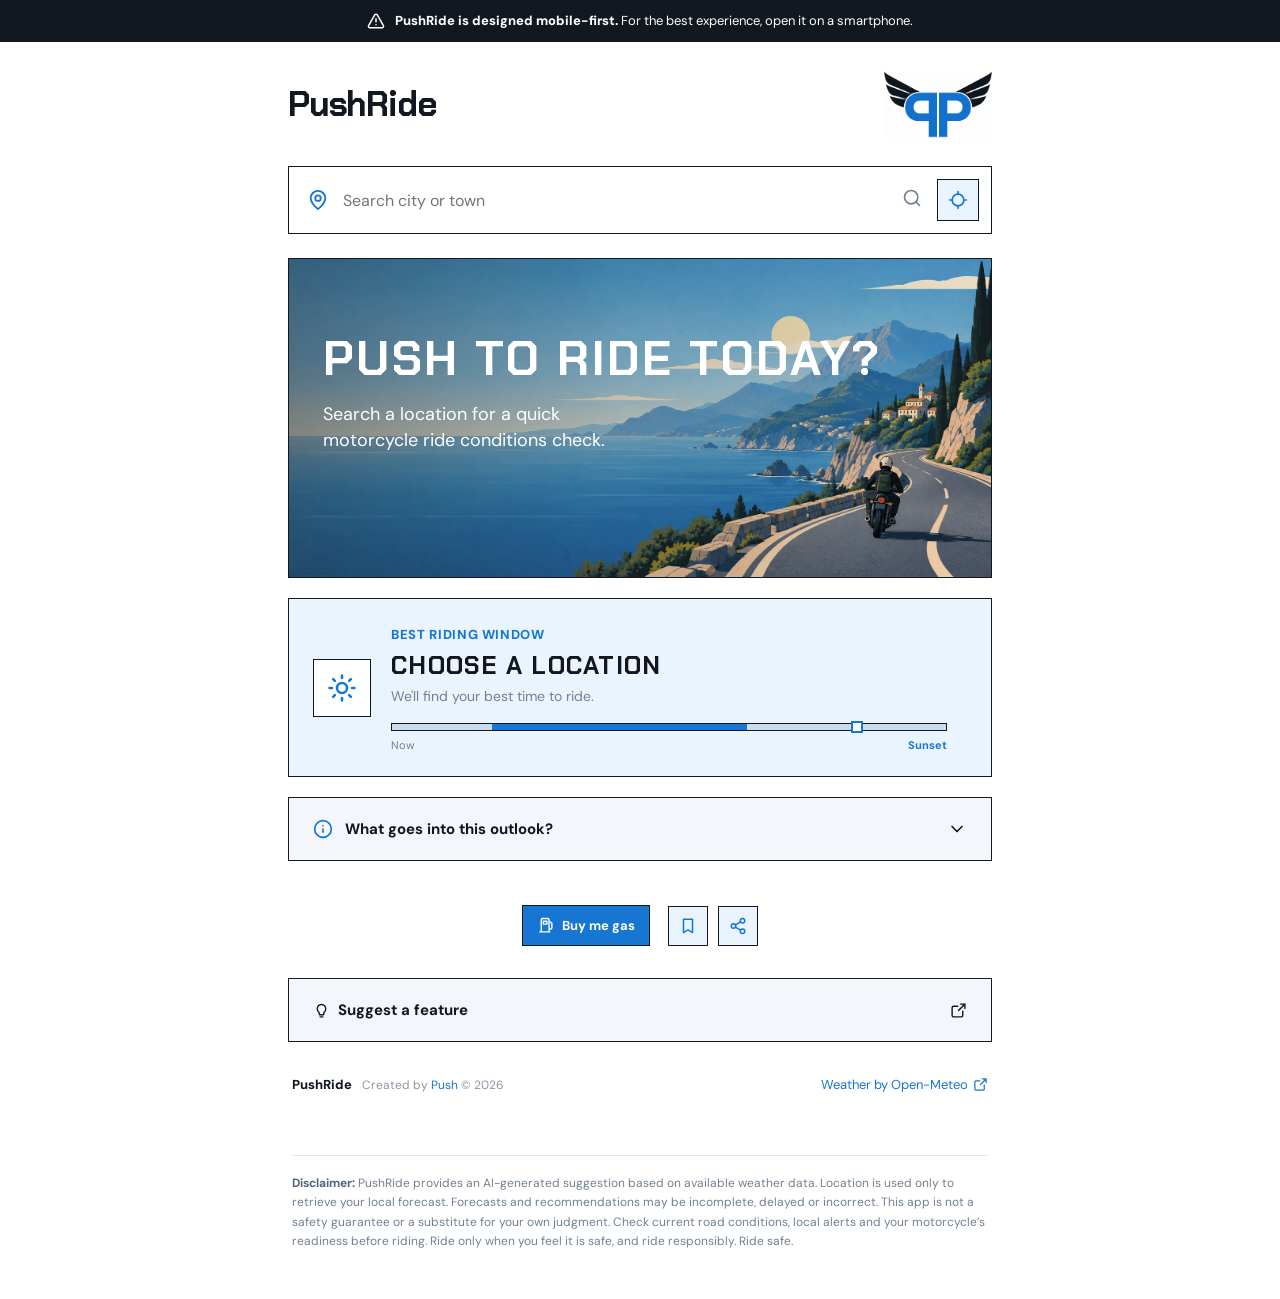
<file: index.html>
<!doctype html>
<html lang="en"><head><meta charset="UTF-8"><meta name="viewport" content="width=device-width,initial-scale=1"><title>PushRide — Your local riding outlook</title><meta name="description" content="Check today's motorcycle riding conditions, rain, wind and the best daylight hours near you."><link rel="icon" type="image/png" href="PushRide_favicon.png"><link rel="apple-touch-icon" href="PushRide_favicon.png"><link rel="stylesheet" href="style.css"></head>
<body><div class="desktop-note"><svg class="icon"><use href="#triangle-alert"></use></svg><span><strong>PushRide is designed mobile-first.</strong> For the best experience, open it on a smartphone.</span></div><main><header><a class="brand" href="./">PushRide</a><img class="logo" src="pushride-logo.png" alt="PushRide winged PP logo"><div id="units" class="units start-hidden" aria-label="Temperature units"><button id="celsius" aria-pressed="true">°C</button><button id="fahrenheit" aria-pressed="false">°F</button></div></header>
<section class="locationbar" aria-label="Choose your location"><svg class="icon location-leading"><use href="#map-pin"></use></svg><form id="searchform"><label class="sr" for="city">City or town</label><input id="city" placeholder="Search city or town" required minlength="2" autocomplete="off"><button id="locationAction" type="submit" aria-label="Search city"><svg class="icon"><use href="#search"></use></svg></button></form><button id="locate" class="locate" aria-label="Use my current location" title="Use my current location"><svg class="icon"><use href="#crosshair"></use></svg></button></section><div id="choices"></div><p id="message" class="start-hidden" role="status" aria-live="polite">Choose your location to see today's riding conditions.</p>
<section class="verdict unknown" id="verdict"><div class="verdicttop start-hidden"><span class="pill" id="badge"><svg class="icon"><use href="#cloud-sun"></use></svg>AWAITING LOCATION</span><span id="stamp" class="start-hidden">—</span></div><h1 id="headline">Push to ride today?</h1><p id="reason">Search a location for a quick<br>motorcycle ride conditions check.</p><div id="verdictfoot" class="verdictfoot start-hidden"><strong id="summary">Rain, wind, temperature and visibility</strong><button id="refresh" hidden aria-label="Refresh forecast" title="Refresh forecast"><svg class="icon"><use href="#refresh"></use></svg></button></div></section>
<section class="window"><span class="windowicon"><svg class="icon"><use href="#sun"></use></svg></span><div><span class="eyebrow">BEST RIDING WINDOW</span><h2 id="windowtitle">Choose a location</h2><p id="windowtext">We'll find your best time to ride.</p><div class="window-track" aria-hidden="true"><span class="window-track-fill"></span><span class="window-track-sun"></span></div><div class="window-track-labels" aria-hidden="true"><span>Now</span><span>Sunset</span></div></div><div class="sunset start-hidden"><span>Sunset</span><strong id="sunset">—</strong></div></section>
<section id="metrics" hidden class="metrics" aria-label="Current conditions"><article><div class="metrichead"><span>TEMPERATURE</span><button id="unitToggle" class="unit-edit" aria-label="Switch temperature units" title="Switch temperature units"><svg class="icon"><use href="#pencil"></use></svg></button></div><h3 id="temp">—<small>°C</small></h3><p id="feels">Feels like —</p></article><article><div class="metrichead"><span>PRECIPITATION</span><svg class="icon"><use href="#droplet"></use></svg></div><h3 id="rain">—<small>%</small></h3><p id="rainhint">Chance this hour</p></article><article><div class="metrichead"><span>WIND SPEED</span><svg class="icon" aria-hidden="true" viewBox="0 0 24 24"><path d="M3 8h10a3 3 0 1 0-3-3M3 12h15a3 3 0 1 1-3 3M3 16h7"/></svg></div><h3 id="wind">—<small>km/h</small></h3><p id="gust">Gusts —</p></article><article><div class="metrichead"><span>VISIBILITY</span><svg class="icon"><use href="#eye"></use></svg></div><h3 id="visibility">—<small>km</small></h3><p id="condition">Waiting for forecast</p></article></section>
<section id="hourly" hidden class="hourly"><div class="sectionhead"><h2>Today’s outlook</h2><span id="timezone">Times are local</span></div><div id="hours" class="hours"><p class="empty">Your hourly riding outlook will appear here.</p></div></section>
<details><summary><span><svg class="icon"><use href="#info"></use></svg>What goes into this outlook?</span><svg class="icon chevron"><use href="#chevron"></use></svg></summary><p>PushRide is a conservative weather guide, not a road-safety guarantee. It weighs rain, temperature, wind, gusts, visibility and daylight to produce a simple riding suggestion.</p><p><strong>Ride</strong> means the forecast meets our preferred conditions: no rain expected, rain chance below 30%, temperature between 8–32°C, wind below 25 km/h, gusts below 40 km/h and visibility of at least 5 km during daylight.</p><p><strong>Don’t ride</strong> flags conditions that can make riding especially hazardous: thunderstorms, snow or freezing precipitation, temperature at or below 3°C, rain of at least 1 mm/h, wind at least 35 km/h, gusts at least 50 km/h or visibility below 1 km.</p><p>Conditions between these ranges show <strong>Caution</strong>. Check current road conditions, local alerts and your motorcycle before heading out. Ride only when you judge it safe.</p></details>
<section class="support" aria-label="Support PushRide"><div class="support-top"><a class="support-button primary" href="https://ko-fi.com/pushk" target="_blank" rel="noreferrer"><svg class="icon"><use href="#fuel"></use></svg>Buy me gas</a><div class="utility"><button id="bookmark" aria-label="Bookmark PushRide" title="Bookmark PushRide"><svg class="icon" viewBox="0 0 24 24"><path d="M6 3h12v18l-6-4-6 4V3Z"></path></svg></button><button id="share" aria-label="Share PushRide" title="Share PushRide"><svg class="icon" viewBox="0 0 24 24"><circle cx="18" cy="5" r="3"></circle><circle cx="6" cy="12" r="3"></circle><circle cx="18" cy="19" r="3"></circle><path d="m8.6 13.5 6.8 4m0-11-6.8 4"></path></svg></button></div></div><a class="support-button feature-link" href="https://forms.gle/wo7kGcgtJH67ziex5" target="_blank" rel="noreferrer"><svg class="icon"><use href="#lightbulb"></use></svg>Suggest a feature<svg class="icon trailing"><use href="#external"></use></svg></a></section><footer><div><span>PushRide</span><span class="footer-credit">Created by <a href="https://pushkarp.com/" target="_blank" rel="noopener noreferrer">Push</a> © 2026</span></div><a href="https://open-meteo.com/" target="_blank" rel="noreferrer">Weather by Open-Meteo <svg class="icon"><use href="#external"></use></svg></a></footer><p class="disclaimer"><strong>Disclaimer:</strong> PushRide provides an AI-generated suggestion based on available weather data. Location is used only to retrieve your local forecast. Forecasts and recommendations may be incomplete, delayed or incorrect. This app is not a safety guarantee or a substitute for your own judgment. Check current road conditions, local alerts and your motorcycle’s readiness before riding. Ride only when you feel it is safe, and ride responsibly. Ride safe.</p></main>
<svg class="sprite" aria-hidden="true"><symbol id="map-pin" viewBox="0 0 24 24"><path d="M20 10c0 5-8 12-8 12S4 15 4 10a8 8 0 1 1 16 0Z"/><circle cx="12" cy="10" r="3"/></symbol><symbol id="search" viewBox="0 0 24 24"><circle cx="11" cy="11" r="8"/><path d="m21 21-4.3-4.3"/></symbol><symbol id="cloud-sun" viewBox="0 0 24 24"><path d="M12 2v2m6.4.6-1.4 1.4M22 12h-2M4.6 4.6 6 6M2 12h2m8-4a4 4 0 0 1 3.5 2.1A5 5 0 0 1 17 20H7a4 4 0 0 1-.5-8A5.5 5.5 0 0 1 12 8Z"/></symbol><symbol id="refresh" viewBox="0 0 24 24"><path d="M20 11a8 8 0 1 0-2.3 5.7L20 14"/><path d="M20 6v5h-5"/></symbol><symbol id="sun" viewBox="0 0 24 24"><circle cx="12" cy="12" r="4"/><path d="M12 2v2m0 16v2M4.9 4.9l1.4 1.4m11.4 11.4 1.4 1.4M2 12h2m16 0h2M4.9 19.1l1.4-1.4M17.7 6.3l1.4-1.4"/></symbol><symbol id="thermometer" viewBox="0 0 24 24"><path d="M14 4a2 2 0 0 0-4 0v10.8a4 4 0 1 0 4 0V4Z"/></symbol><symbol id="droplet" viewBox="0 0 24 24"><path d="M12 22a7 7 0 0 0 7-7c0-4-7-13-7-13S5 11 5 15a7 7 0 0 0 7 7Z"/></symbol><symbol id="wind" viewBox="0 0 24 24"><path d="M3 8h10a3 3 0 1 0-3-3M3 12h15a3 3 0 1 1-3 3M3 16h7"/></symbol><symbol id="eye" viewBox="0 0 24 24"><path d="M2 12s3.5-7 10-7 10 7 10 7-3.5 7-10 7S2 12 2 12Z"/><circle cx="12" cy="12" r="3"/></symbol><symbol id="bike" viewBox="0 0 24 24"><circle cx="5.5" cy="17.5" r="3.5"/><circle cx="18.5" cy="17.5" r="3.5"/><path d="M5.5 17.5 9 9h4l2 3h3.5M9 9l2 8.5m2-8.5h3m-6-3h3"/></symbol><symbol id="alert" viewBox="0 0 24 24"><path d="m10.3 3.8-8 14A2 2 0 0 0 4 21h16a2 2 0 0 0 1.7-3.2l-8-14a2 2 0 0 0-3.4 0Z"/><path d="M12 9v4m0 4h.01"/></symbol><symbol id="stop" viewBox="0 0 24 24"><path d="M7 3h10l4 4v10l-4 4H7l-4-4V7l4-4Z"/><path d="m9 9 6 6m0-6-6 6"/></symbol><symbol id="pencil" viewBox="0 0 24 24"><path d="m4 16 10-10 4 4L8 20l-5 1 1-5Z"/><path d="m13 7 4 4"/></symbol><symbol id="crosshair" viewBox="0 0 24 24"><circle cx="12" cy="12" r="7"/><path d="M12 2v3m0 14v3M2 12h3m14 0h3"/></symbol><symbol id="bookmark" viewBox="0 0 24 24"><path d="M6 3h12v18l-6-4-6 4V3Z"/></symbol><symbol id="share" viewBox="0 0 24 24"><circle cx="18" cy="5" r="3"/><circle cx="6" cy="12" r="3"/><circle cx="18" cy="19" r="3"/><path d="m8.6 13.5 6.8 4m0-11-6.8 4"/></symbol><symbol id="triangle-alert" viewBox="0 0 24 24"><path d="m10.3 3.8-8 14A2 2 0 0 0 4 21h16a2 2 0 0 0 1.7-3.2l-8-14a2 2 0 0 0-3.4 0Z"/><path d="M12 9v4m0 4h.01"/></symbol><symbol id="fuel" viewBox="0 0 24 24"><path d="M6 21V4a2 2 0 0 1 2-2h7a2 2 0 0 1 2 2v17M4 21h14M9 6h5v4H9zM19 7l2 2v6a2 2 0 0 1-2 2h-1"/></symbol><symbol id="lightbulb" viewBox="0 0 24 24"><path d="M9 18h6m-5 3h4M8 14a6 6 0 1 1 8 0c-1 1-1 2-1 4H9c0-2 0-3-1-4Z"/></symbol><symbol id="info" viewBox="0 0 24 24"><circle cx="12" cy="12" r="10"/><path d="M12 16v-4m0-4h.01"/></symbol><symbol id="chevron" viewBox="0 0 24 24"><path d="m6 9 6 6 6-6"/></symbol><symbol id="external" viewBox="0 0 24 24"><path d="M15 3h6v6m0-6-9 9"/><path d="M18 13v6a2 2 0 0 1-2 2H5a2 2 0 0 1-2-2V8a2 2 0 0 1 2-2h6"/></symbol></svg><script src="app.js"></script></body></html>
</file>
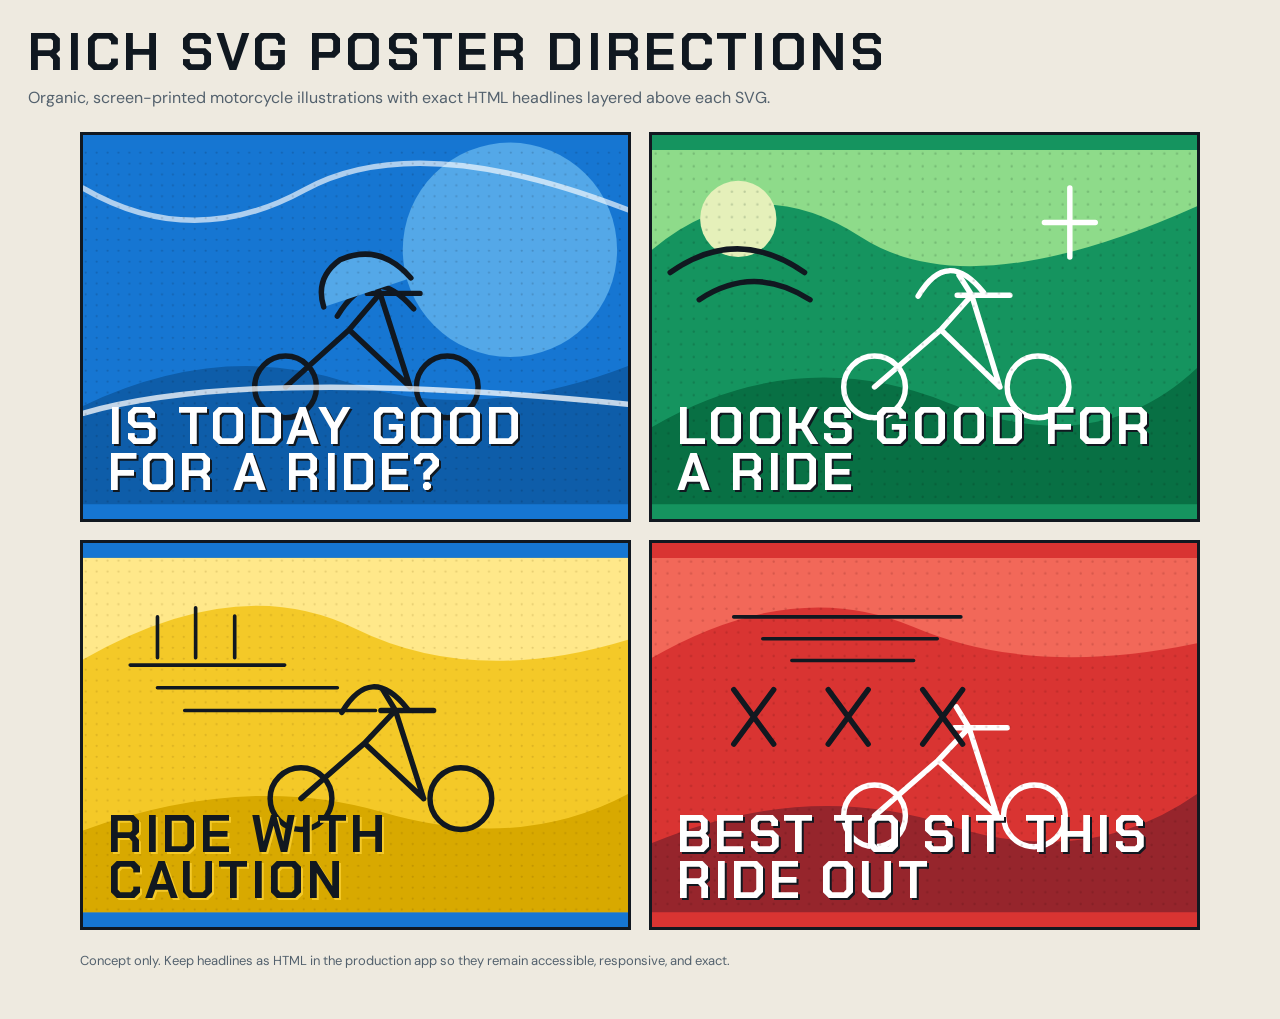
<file: illustration-board-rich.html>
<!doctype html><html lang="en"><head><meta charset="utf-8"><meta name="viewport" content="width=device-width,initial-scale=1"><title>PushRide Rich SVG Poster Directions</title><style>
@import url('https://fonts.googleapis.com/css2?family=Chakra+Petch:wght@600;700&family=DM+Sans:wght@400;600&display=swap');
*{box-sizing:border-box}body{margin:0;padding:28px;background:#eeeae0;color:#101820;font-family:'DM Sans',sans-serif}h1{font:700 clamp(28px,5vw,52px)/.95 'Chakra Petch';letter-spacing:.07em;text-transform:uppercase;margin:0 0 10px}p{color:#53616d;margin:0 0 24px}.board{display:grid;grid-template-columns:repeat(2,1fr);gap:18px;max-width:1120px;margin:auto}.poster{position:relative;min-height:390px;overflow:hidden;border:3px solid #111820;background:#1676d2}.poster svg{position:absolute;inset:0;width:100%;height:100%}.poster h2{position:absolute;z-index:3;left:25px;right:25px;bottom:23px;margin:0;font:700 clamp(27px,4vw,54px)/.9 'Chakra Petch';letter-spacing:.06em;text-transform:uppercase;color:#fff;text-shadow:2px 2px 0 #111820}.poster.yellow h2{color:#111820;text-shadow:2px 2px 0 #f4c928}.poster .grain{opacity:.18;mix-blend-mode:multiply}.ink{fill:none;stroke:#111820;stroke-width:6;stroke-linecap:round;stroke-linejoin:round}.light{fill:none;stroke:#fff;stroke-width:6;stroke-linecap:round;stroke-linejoin:round}.fillink{fill:#111820}.filllight{fill:#fff}.small{stroke-width:4}.note{max-width:1120px;margin:22px auto;font-size:13px}@media(max-width:650px){body{padding:16px}.board{grid-template-columns:1fr}.poster{min-height:300px}}
</style></head><body><main><h1>Rich SVG poster directions</h1><p>Organic, screen-printed motorcycle illustrations with exact HTML headlines layered above each SVG.</p><div class="board">
<section class="poster"><svg viewBox="0 0 600 390" aria-hidden="true"><defs><pattern id="g1" width="12" height="12" patternUnits="userSpaceOnUse"><circle cx="3" cy="3" r="1.2" fill="#111820"/></pattern></defs><rect width="600" height="390" fill="#1676d2"/><circle cx="470" cy="110" r="118" fill="#54a8e8"/><path d="M0 282 Q150 210 292 256T600 238V390H0Z" fill="#0e5da9"/><path d="M0 42 Q120 112 244 44T600 66" class="light" opacity=".65"/><g transform="translate(315 178)" class="ink"><circle cx="-92" cy="83" r="34"/><circle cx="86" cy="83" r="34"/><path d="M-92 83-22 20 45 83M-22 20 12-20 45 83M-2-20h58M12-20 0-42"/><path d="M-35 5q38-62 84-8"/><path d="M-50-5q-10-32 18-52 44-19 78 20" fill="#54a8e8"/></g><path d="M0 290 Q180 238 600 280" class="light" opacity=".75"/><rect class="grain" width="600" height="390" fill="url(#g1)"/></svg><h2>Is today good for a ride?</h2></section>
<section class="poster" style="background:#15945f"><svg viewBox="0 0 600 390" aria-hidden="true"><defs><pattern id="g2" width="14" height="14" patternUnits="userSpaceOnUse"><circle cx="4" cy="4" r="1.3" fill="#062d20"/></pattern></defs><rect width="600" height="390" fill="#15945f"/><path d="M0 110 Q110 18 230 96T600 62V0H0Z" fill="#8edb8a"/><path d="M0 305 Q160 212 325 278T600 240V390H0Z" fill="#087044"/><circle cx="95" cy="76" r="42" fill="#e5f0ba"/><g transform="translate(338 178)" class="light"><circle cx="-93" cy="83" r="34"/><circle cx="87" cy="83" r="34"/><path d="M-93 83-20 20 45 83M-20 20 14-18 45 83M-2-18h58M14-18 0-40"/><path d="M-45-17q32-54 72-4"/></g><path d="M20 135q74-52 148 0m-116 30q60-40 122 0" class="ink"/><path d="M460 42v76m-28-38h56" class="light"/><rect class="grain" width="600" height="390" fill="url(#g2)"/></svg><h2>Looks good for a ride</h2></section>
<section class="poster yellow"><svg viewBox="0 0 600 390" aria-hidden="true"><defs><pattern id="g3" width="12" height="12" patternUnits="userSpaceOnUse"><circle cx="3" cy="3" r="1.2" fill="#6d5700"/></pattern></defs><rect width="600" height="390" fill="#f4c928"/><path d="M0 0h600v90Q430 142 300 78T0 112Z" fill="#ffe88a"/><path d="M0 300 Q180 236 330 280T600 260V390H0Z" fill="#d8a900"/><g transform="translate(330 190)" class="ink"><circle cx="-90" cy="75" r="34"/><circle cx="86" cy="75" r="34"/><path d="M-90 75-20 14 45 75M-20 14 14-22 45 75M-2-22h58M14-22 0-45"/><path d="M-45-20q32-54 72-4"/></g><path d="M52 118h170m-140 25h198m-168 25h210" class="ink small"/><path d="M82 65v45m42-55v55m43-46v46" class="ink small"/><rect class="grain" width="600" height="390" fill="url(#g3)"/></svg><h2>Ride with caution</h2></section>
<section class="poster" style="background:#d93432"><svg viewBox="0 0 600 390" aria-hidden="true"><defs><pattern id="g4" width="13" height="13" patternUnits="userSpaceOnUse"><circle cx="4" cy="4" r="1.3" fill="#5b1215"/></pattern></defs><rect width="600" height="390" fill="#d93432"/><path d="M0 0h600v94Q420 132 288 76T0 110Z" fill="#f26859"/><path d="M0 314 Q170 244 325 294T600 260V390H0Z" fill="#96252c"/><path d="M90 65h250M122 89h192M154 113h134" class="ink small"/><g transform="translate(335 212)" class="light"><circle cx="-90" cy="72" r="34"/><circle cx="86" cy="72" r="34"/><path d="M-90 72-20 11 45 72M-20 11 14-25 45 72M-2-25h58M14-25 0-48"/></g><path d="M90 145l44 60m0-60-44 60m104-60 44 60m0-60-44 60m104-60 44 60m0-60-44 60" class="ink"/><rect class="grain" width="600" height="390" fill="url(#g4)"/></svg><h2>Best to sit this ride out</h2></section>
</div><p class="note">Concept only. Keep headlines as HTML in the production app so they remain accessible, responsive, and exact.</p></main></body></html>
</file>
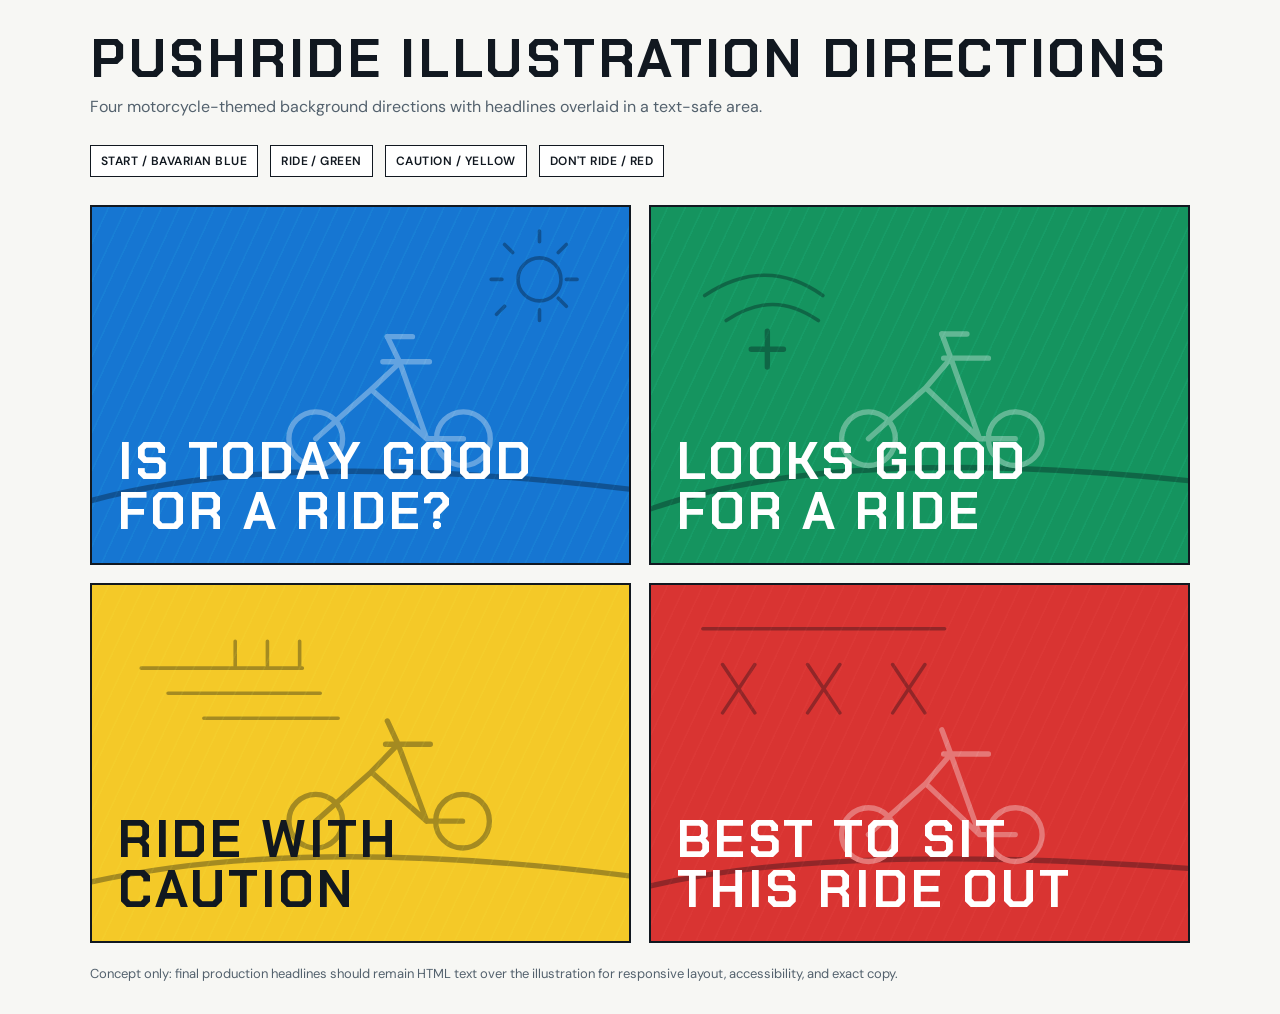
<file: illustration-board.html>
<!doctype html>
<html lang="en">
<head>
<meta charset="utf-8"><meta name="viewport" content="width=device-width,initial-scale=1">
<title>PushRide Illustration Direction</title>
<style>
@import url('https://fonts.googleapis.com/css2?family=Chakra+Petch:wght@600;700&family=DM+Sans:wght@400;600&display=swap');
:root{font-family:'DM Sans',sans-serif;color:#111820;background:#f7f7f4}*{box-sizing:border-box}body{margin:0;padding:32px}h1{font:700 clamp(28px,5vw,54px)/1 'Chakra Petch',sans-serif;letter-spacing:.05em;text-transform:uppercase;margin:0 0 10px}p{margin:0 0 28px;color:#53616d}.board{display:grid;grid-template-columns:repeat(2,minmax(0,1fr));gap:18px;max-width:1100px;margin:auto}.panel{position:relative;min-height:360px;border:2px solid #111820;overflow:hidden;display:flex;align-items:flex-end;padding:26px;background-image:radial-gradient(#11182028 .8px,transparent .8px);background-size:7px 7px}.panel:after{content:"";position:absolute;inset:0;pointer-events:none;background:repeating-linear-gradient(115deg,transparent 0 14px,#ffffff14 15px 16px);mix-blend-mode:overlay}.panel h2{position:relative;z-index:2;max-width:90%;font:700 clamp(27px,4vw,52px)/.98 'Chakra Petch',sans-serif;letter-spacing:.06em;text-transform:uppercase;margin:0;color:#fff}.panel svg{position:absolute;inset:0;width:100%;height:100%;opacity:.33}.blue{background:#1676d2}.green{background:#15945f}.yellow{background:#f4c928}.red{background:#d93432}.yellow h2{color:#111820}.road{fill:none;stroke:currentColor;stroke-width:6;stroke-linecap:round;stroke-linejoin:round}.panel svg{filter:contrast(1.12)}.wheel{fill:none;stroke:currentColor;stroke-width:6}.bike{color:#fff}.yellow .bike{color:#111820}.weather{fill:none;stroke:currentColor;stroke-width:4;stroke-linecap:round}.sun{fill:none;stroke:currentColor;stroke-width:4}.meta{max-width:1100px;margin:0 auto 28px}.legend{display:flex;flex-wrap:wrap;gap:12px;margin-top:15px;font-size:12px;font-weight:600;text-transform:uppercase;letter-spacing:.04em}.legend span{padding:7px 10px;border:1px solid #111820;background:#fff}.note{max-width:1100px;margin:22px auto 0;font-size:13px}
@media(max-width:640px){body{padding:18px}.board{grid-template-columns:1fr}.panel{min-height:280px;padding:20px}}
</style></head>
<body>
<div class="meta"><h1>PushRide illustration directions</h1><p>Four motorcycle-themed background directions with headlines overlaid in a text-safe area.</p><div class="legend"><span>Start / Bavarian blue</span><span>Ride / green</span><span>Caution / yellow</span><span>Don't ride / red</span></div></div>
<main class="board">
<section class="panel blue"><svg viewBox="0 0 600 360" aria-hidden="true"><path class="road" d="M-30 318 Q190 245 630 300"/><g class="bike" transform="translate(330 150)"><circle class="wheel" cx="-80" cy="90" r="30"/><circle class="wheel" cx="85" cy="90" r="30"/><path class="road" d="M-80 90 -18 35 44 90 85 90M-18 35 14 5 44 90M-5 4h52M14 5 0-24"/><path class="road" d="M0-24h28"/></g><circle class="sun" cx="500" cy="62" r="24"/><path class="weather" d="M500 20v-12m0 100V96M458 62h-12m96 0h-12M470 32l-9-9m69 69-9-9m0-51 9-9m-69 69-9 9"/></svg><h2>Is today good for a ride?</h2></section>
<section class="panel green"><svg viewBox="0 0 600 360" aria-hidden="true"><path class="road" d="M-30 330 Q180 240 630 290"/><g class="bike" transform="translate(325 145)"><circle class="wheel" cx="-82" cy="95" r="30"/><circle class="wheel" cx="82" cy="95" r="30"/><path class="road" d="M-82 95 -18 38 42 95 82 95M-18 38 10 5 42 95M2 5h50M10 5 0-22"/><path class="road" d="M0-22h28"/></g><path class="weather" d="M60 80c45-30 90-30 132 0M84 108c36-24 68-24 103 0"/><path class="road" d="M130 120v40m-18-20h36"/></svg><h2>Looks good for a ride</h2></section>
<section class="panel yellow"><svg viewBox="0 0 600 360" aria-hidden="true"><path class="road" d="M-30 320 Q220 255 630 310"/><g class="bike" transform="translate(330 155)"><circle class="wheel" cx="-80" cy="90" r="30"/><circle class="wheel" cx="84" cy="90" r="30"/><path class="road" d="M-80 90 -18 35 44 90 84 90M-18 35 12 4 44 90M-2 4h50M12 4 0-22"/></g><path class="weather" d="M55 74h180m-150 28h170m-130 28h150"/><path class="weather" d="M160 44v28m36-28v28m36-28v28"/></svg><h2>Ride with caution</h2></section>
<section class="panel red"><svg viewBox="0 0 600 360" aria-hidden="true"><path class="road" d="M-30 325 Q180 265 630 300"/><g class="bike" transform="translate(325 165)"><circle class="wheel" cx="-82" cy="95" r="30"/><circle class="wheel" cx="82" cy="95" r="30"/><path class="road" d="M-82 95 -18 38 42 95 82 95M-18 38 10 5 42 95M2 5h50M10 5 0-22"/></g><path class="weather" d="M80 70l36 54m0-54-36 54m95-54 36 54m0-54-36 54m95-54 36 54m0-54-36 54"/><path class="weather" d="M58 30h270"/></svg><h2>Best to sit this ride out</h2></section>
</main><p class="note">Concept only: final production headlines should remain HTML text over the illustration for responsive layout, accessibility, and exact copy.</p>
</body></html>
</file>
<file: style.css>
@import url('https://fonts.googleapis.com/css2?family=Chakra+Petch:wght@500;600;700&display=swap');
@import url('https://fonts.googleapis.com/css2?family=DM+Sans:wght@400;500;600;700&family=Space+Grotesk:wght@500;600;700&display=swap');
:root{font-family:'DM Sans',sans-serif;color:#12171e;background:#fff;font-synthesis:none;--blue:#1676d2;--ink:#111820;--panel:#f3f7fb;--line:#dfe6ed;--muted:#74808d;--green:#07844a;--yellow:#ffdd3e;--red:#f2382f}*{box-sizing:border-box}body{margin:0;background:#fff}.desktop-note{display:none}.start-hidden{display:none!important}.utility{display:flex;align-items:center;justify-content:flex-end;gap:6px;grid-column:4}.utility button{border:0;background:#eaf4ff;color:var(--blue);border-radius:50%;width:40px;height:40px;display:grid;place-items:center}.utility .icon{width:18px;height:18px}main{width:min(100%,760px);margin:auto;padding:0 28px 48px}.sprite{position:absolute;width:0;height:0;overflow:hidden}.icon{width:20px;height:20px;fill:none;stroke:currentColor;stroke-width:2;stroke-linecap:round;stroke-linejoin:round;flex:none}button,input{font:inherit}button{cursor:pointer}button:focus-visible,a:focus-visible,input:focus-visible,summary:focus-visible{outline:3px solid #8bc7ff;outline-offset:3px}header{height:124px;display:grid;grid-template-columns:1fr auto auto auto;align-items:center}.brand{font:700 clamp(25px,5vw,35px) 'Space Grotesk';color:var(--ink);text-decoration:none;letter-spacing:-1.2px}.logo{width:108px;height:67px;object-fit:cover;object-position:center}.units{justify-self:end;border:1px solid var(--line);border-radius:999px;padding:4px;display:flex}.units button{width:43px;height:43px;border:0;border-radius:50%;background:transparent;color:var(--muted);font-weight:700}.units button[aria-pressed=true]{background:#eaf4ff;color:var(--blue)}.locationbar{display:grid;grid-template-columns:auto 1fr auto;border:1px solid var(--line);border-radius:18px;min-height:68px;box-shadow:0 1px 3px #15202b10}.locate{border:0;background:#eaf4ff;color:var(--blue);border-radius:50%;width:42px;height:42px;display:grid;place-items:center;align-items:center;gap:10px;padding:0 18px;font-weight:600}.locate .icon{width:20px;height:20px}.location-leading{color:var(--blue);margin-left:18px;width:22px;height:22px}form{display:flex;align-items:center;min-width:0;border-left:0 solid var(--line)}input{width:100%;min-width:0;border:0;background:none;padding:0 14px;color:var(--ink)}form button{border:0;background:none;color:var(--muted);padding:15px}#message{font-size:13px;color:var(--muted);min-height:19px;margin:9px 3px 18px}#choices{display:flex;flex-wrap:wrap;gap:8px}#choices button{background:#fff;border:1px solid var(--line);border-radius:10px;padding:10px 12px;margin-top:8px}.verdict{border-radius:28px;padding:30px 34px 28px;color:#fff;min-height:320px;display:flex;flex-direction:column;box-shadow:0 12px 28px #16335216;transition:background .28s,color .28s}.verdict.good{background:var(--green)}.verdict.caution{background:var(--yellow);color:#191d21}.verdict.wait{background:var(--red)}.verdict.unknown{background:var(--blue)}.verdicttop,.verdictfoot{display:flex;justify-content:space-between;align-items:center;gap:16px}.verdicttop>span:last-child{font:500 13px 'Space Grotesk';opacity:.68}.pill{display:inline-flex;align-items:center;gap:8px;border-radius:10px;padding:9px 12px;background:#ffffff20;font-size:13px;font-weight:800;letter-spacing:.3px}.good .pill{background:#12cc82}.caution .pill{background:#efbb00}.wait .pill{background:#c51f1b}.verdict h1{font:700 clamp(34px,7vw,48px)/1.08 'Space Grotesk';letter-spacing:-1.6px;margin:44px 0 16px}.verdict>p{font-size:18px;line-height:1.45;margin:0 0 30px;max-width:600px}.verdictfoot{border-top:1px solid #ffffff4d;padding-top:22px;margin-top:auto}.caution .verdictfoot{border-color:#1d222533}.verdictfoot strong{font-size:15px}.verdictfoot button{border:0;background:transparent;color:inherit;display:flex;align-items:center;gap:6px}.window{margin:20px 0;display:grid;grid-template-columns:auto 1fr auto;align-items:center;gap:20px;background:#eaf4ff;border-radius:22px;padding:24px}.windowicon{width:58px;height:58px;border-radius:50%;background:#fff;color:var(--blue);display:grid;place-items:center}.windowicon .icon{width:30px;height:30px}.eyebrow{font-size:13px;color:var(--blue);font-weight:800;letter-spacing:.5px}.window h2{font:700 25px 'Space Grotesk';margin:5px 0}.window p{color:var(--muted);margin:0;font-size:14px}.sunset{display:flex;flex-direction:column;align-items:flex-end;font-size:13px;color:var(--muted)}.sunset strong{font-size:16px;color:var(--ink);margin-top:5px}.metrics{display:grid;grid-template-columns:1fr 1fr;gap:16px}.metrics article{background:var(--panel);border-radius:22px;padding:24px;min-height:180px}.metrichead{display:flex;justify-content:space-between;align-items:center;color:#68737d;font-size:13px;font-weight:800}.metrichead .icon{width:24px;height:24px}.metrics h3{font:700 37px 'Space Grotesk';margin:27px 0 8px;letter-spacing:-1px}.metrics small{font:500 17px 'DM Sans';color:var(--muted);margin-left:4px}.metrics p{color:#8c98a4;margin:0;font-size:15px}.hourly{margin:34px 0}.sectionhead{display:flex;justify-content:space-between;align-items:end}.sectionhead h2{font:700 22px 'Space Grotesk';margin:0}.sectionhead span{font-size:13px;color:var(--blue)}.hours{display:flex;overflow-x:auto;gap:12px;padding:18px 1px 12px}.hour{min-width:128px;flex:1;border:1px solid var(--line);border-radius:16px;padding:18px 12px;text-align:center;background:#fff}.hour:first-child{background:var(--panel);border-color:var(--panel)}.hour b{font-size:14px}.hour .temperature{font:700 28px 'Space Grotesk';margin:18px 0 8px}.hour p{font-size:13px;color:var(--muted);margin:8px 0}.hour p:last-child{display:inline-flex;align-items:center;justify-content:center;border-radius:7px;padding:5px 9px;font-weight:800;text-transform:uppercase}.hour.good p:last-child{background:#dff6e9;color:#07844a}.hour.caution p:last-child{background:#fff2b8;color:#9a6c00}.hour.wait p:last-child{background:#fee0de;color:#c5221f}.dot{display:none}.empty{font-size:14px;color:var(--muted)}details{background:var(--panel);border-radius:18px;padding:21px 24px;font-size:15px}summary{cursor:pointer;font-weight:700;list-style:none;display:flex;justify-content:space-between;align-items:center}summary>span{display:flex;align-items:center;gap:12px}summary>span .icon{color:var(--blue)}details p{color:#596675;line-height:1.6}details[open] .chevron{transform:rotate(180deg)}.support{margin:28px 0 0;display:flex;flex-direction:column;align-items:center;gap:16px}.support-top{display:flex;align-items:center;justify-content:center;gap:18px;width:100%}.support .utility{display:flex;align-items:center;gap:10px;grid-column:auto}.support-button.primary{align-self:center}.support-actions{display:flex;flex-wrap:wrap;gap:10px}.support-button{display:flex;width:100%;align-items:center;gap:8px;border:1px solid var(--line);border-radius:10px;padding:11px 14px;background:#fff;color:var(--ink);font-size:13px;font-weight:700;text-decoration:none;cursor:pointer}.support-button.primary{width:max-content;white-space:nowrap;margin-block:16px;background:var(--blue);border-color:var(--blue);color:#fff}.support-button .icon{width:17px;height:17px}.support-button .trailing{margin-left:auto}.feature-link{background:var(--panel);border-color:var(--panel);border-radius:18px;padding:21px 24px;font-size:15px}.feature-request{position:relative}.feature-request summary{list-style:none}.feature-request summary::-webkit-details-marker{display:none}.feature-copy{position:absolute;z-index:2;top:calc(100% + 8px);left:0;width:min(360px,calc(100vw - 40px));padding:18px;background:#fff;border:1px solid var(--line);border-radius:14px;box-shadow:0 12px 28px #16335220;font-size:13px;line-height:1.5}.feature-copy p{margin:0 0 10px;color:#596675}.feature-copy a{display:inline-flex;align-items:center;gap:5px;color:var(--blue);font-weight:700;text-decoration:none}.feature-copy .icon{width:15px;height:15px}.disclaimer{border-top:1px solid var(--line);margin:28px 4px 0;padding:18px 0 0;color:#718091;font-size:12px;line-height:1.6}.disclaimer strong{color:#526476}footer{display:flex;justify-content:space-between;align-items:center;padding:34px 4px;color:#8b97a3;font-size:13px}footer a{color:var(--blue);text-decoration:none;display:flex;gap:5px;align-items:center}footer .icon{width:15px;height:15px}.sr{position:absolute;width:1px;height:1px;overflow:hidden;clip:rect(0,0,0,0)}[hidden]{display:none!important}button:disabled{opacity:.55;cursor:wait}@media(min-width:621px){.desktop-note{display:flex;align-items:center;justify-content:center;gap:10px;background:#111820;color:#fff;padding:12px 20px;font-size:13px;line-height:1.4}.desktop-note .icon{width:18px;height:18px;color:#fff}.desktop-note strong{font-weight:800}}@media(max-width:620px){main{padding:0 20px 34px}header{height:104px}.logo{width:82px;height:51px}.units button{width:38px;height:38px}.locationbar{grid-template-columns:1fr}.locate{height:54px}.locationbar form{height:54px;border-left:0;border-top:1px solid var(--line)}.verdict{padding:24px;min-height:340px}.verdicttop{align-items:flex-start}.verdicttop>span:last-child{text-align:right}.verdict h1{margin-top:38px}.window{grid-template-columns:auto 1fr;padding:20px;gap:14px}.sunset{grid-column:2;align-items:flex-start}.metrics{gap:12px}.metrics article{padding:19px;min-height:165px}.metrichead{font-size:12px}.metrics h3{font-size:30px}.sectionhead{align-items:flex-start;flex-direction:column;gap:7px}.hour{min-width:112px}footer{flex-direction:column;gap:9px}}@media(max-width:390px){.brand{font-size:24px}.logo{width:68px;height:43px}.verdict h1{font-size:31px}.metrics{grid-template-columns:1fr}.metrics article{min-height:auto}}
@media(max-width:620px){.locationbar{grid-template-columns:auto 1fr auto;align-items:center}.locationbar form{height:54px;border-left:0;border-top:0}.locationbar .locate{height:42px;width:42px;padding:0;margin-right:12px}.location-leading{margin-left:18px}.support-top{gap:14px}.support-top .utility{display:flex;gap:10px}}@media(min-width:621px){.locationbar{grid-template-columns:auto minmax(0,1fr) auto;align-items:center}.locationbar form{height:66px;border:0}.locationbar .locate{margin-right:12px;padding:0;width:42px;height:42px}.location-leading{margin-left:18px}}.verdict{transition:background-color .35s ease,color .35s ease,transform .35s ease,opacity .35s ease}.verdict-enter{animation:verdict-in .42s cubic-bezier(.2,.8,.2,1)}.verdict-enter .pill{animation:icon-in .42s .08s both}.loading .verdict{background-image:linear-gradient(110deg,transparent 25%,#ffffff12 45%,transparent 65%);background-size:220% 100%;animation:shimmer 1.4s linear infinite}.spinning .icon{animation:spin .9s linear infinite}@keyframes verdict-in{from{opacity:.55;transform:translateY(8px)}to{opacity:1;transform:none}}@keyframes icon-in{from{opacity:0;transform:scale(.82)}to{opacity:1;transform:scale(1)}}@keyframes shimmer{to{background-position:-220% 0}}@keyframes spin{to{transform:rotate(360deg)}}@media(prefers-reduced-motion:reduce){*,*::before,*::after{animation-duration:.01ms!important;animation-iteration-count:1!important;scroll-behavior:auto!important;transition-duration:.01ms!important}}.location-selected input{font-size:22px;font-weight:700}.location-selected input{cursor:default}.unit-edit{border:0;background:transparent;color:var(--blue);width:44px;height:44px;border-radius:50%;display:grid;place-items:center}.unit-edit:hover,.unit-edit:focus-visible{background:#eaf4ff}.unit-edit .icon{width:19px;height:19px}#choices button{display:flex;flex-direction:column;align-items:flex-start;gap:2px;text-align:left}#choices button strong{font-size:14px}#choices button small{color:var(--muted);font-size:12px}
/* Restore start-screen breathing room between location search and verdict card. */
@media (max-width: 620px){#message.start-hidden + .verdict{margin-top:16px}}
@media (min-width: 621px){#message.start-hidden + .verdict{margin-top:24px}}

.footer-credit{display:block;margin-top:6px;font-size:12px}.footer-credit a{display:inline;color:var(--blue);font-size:inherit}.footer-credit a:focus-visible{outline:3px solid #8bc7ff;outline-offset:2px}

/* Unit switching is available from the temperature card pencil; keep the header uncluttered. */
.units{display:none!important}


/* Visual polish: purposeful motion, status accents, and a riding-window timeline. */
.verdict{position:relative;overflow:hidden;animation:card-in .45s ease both}
.verdict::before{content:"";position:absolute;inset:0 auto 0 0;width:5px;background:currentColor;opacity:.35}
.verdict.good::before{background:#b7ffdf}.verdict.caution::before{background:#8c6200}.verdict.wait::before{background:#ffd0ce}.verdict.unknown::before{background:#d7ebff}
.window{animation:card-in .45s .08s ease both}.metrics{animation:card-in .45s .16s ease both}.window-track{position:relative;height:8px;margin-top:18px;border-radius:99px;background:#cbdced;overflow:visible}.window-track-fill{position:absolute;left:18%;width:46%;height:100%;border-radius:99px;background:var(--blue)}.window-track-sun{position:absolute;left:84%;top:50%;width:12px;height:12px;border:2px solid var(--blue);border-radius:50%;background:#fff;transform:translate(-50%,-50%)}.window-track-labels{display:flex;justify-content:space-between;margin-top:7px;color:var(--muted);font-size:11px}.window-track-labels span:last-child{color:var(--blue);font-weight:700}.windowicon{transition:transform .25s ease,background .25s ease}.window:hover .windowicon{transform:rotate(-8deg) scale(1.04);background:#fff}.metrichead .icon{color:var(--blue)}
@keyframes card-in{from{opacity:0;transform:translateY(10px)}to{opacity:1;transform:none}}
@media (prefers-reduced-motion: reduce){.verdict,.window,.metrics{animation:none}.windowicon{transition:none}}
.verdict.unknown{background:radial-gradient(circle at 86% 18%,#3f9cf0 0,transparent 28%),var(--blue)}

/* Chakra comparison direction: editorial grid, high-contrast rules, and a subtle moto-instrument feel. */
:root{--editorial-ink:#111820;--editorial-rule:#111820}
.brand,.verdict h1,.window h2,.sectionhead h2,.metrics h3{font-family:'Chakra Petch','Space Grotesk',sans-serif}
header{border-bottom:2px solid var(--editorial-rule)}
.locationbar{border:2px solid var(--editorial-rule);border-radius:0;box-shadow:none}
.verdict{border:2px solid var(--editorial-rule);border-radius:0;box-shadow:none}
.window{border:2px solid var(--editorial-rule);border-radius:0}
.metrics article{border:2px solid var(--editorial-rule);border-radius:0}
details{border:2px solid var(--editorial-rule);border-radius:0}
.support-button.primary{border:2px solid var(--editorial-rule)}
.feature-link{border:2px solid var(--editorial-rule);border-radius:0}
.window-track{border-radius:0;border:1px solid var(--editorial-rule)}
.window-track-fill{border-radius:0}
@media (max-width:620px){header{border-bottom:2px solid var(--editorial-rule)}.locationbar{border-radius:0}.verdict,.window,details,.feature-link{border-radius:0}.metrics article{border-radius:0}}

/* Final editorial QA: one-pixel rules, square surfaces, no elevation shadows. */
*,*::before,*::after{box-shadow:none!important}
.locationbar,.verdict,.window,.metrics article,details,.feature-link,.support-button,.hour,#choices button,.pill,.utility button,.locate,.windowicon,.window-track,.window-track-fill,.window-track-sun{border-radius:0!important}
.locationbar,.verdict,.window,.metrics article,details,.feature-link,.support-button,#choices button,.hour{border-width:1px}
.locationbar{border:1px solid var(--editorial-rule)}
.verdict{border:1px solid var(--editorial-rule)}
.window,.metrics article,details,.feature-link,.hour{border:1px solid var(--editorial-rule)}
.support-button.primary{border:1px solid var(--editorial-rule)}
.utility button,.locate,.windowicon{border:1px solid var(--editorial-rule)}
.pill{border:1px solid currentColor}
.verdict h1,.window h2,.sectionhead h2{ text-transform:uppercase }
#choices button{border:1px solid var(--editorial-rule);background:#fff}
.window-track{border:1px solid var(--editorial-rule)}
.window-track-sun{border-radius:0!important}
@media (max-width:620px){.locationbar,.verdict,.window,details,.feature-link,.metrics article,.hour{border-radius:0!important}}

/* Square-corner rule applies to every interactive and decorative surface. */
*{border-radius:0!important}

/* Equalize the location control border on every edge, including the top edge. */
.locationbar{border-width:1px!important;border-style:solid!important;border-color:var(--editorial-rule)!important}
.locationbar form{border-top:0!important;border-bottom:0!important}

/* Consistent editorial kerning for uppercase display text. */
.verdict h1,.window h2,.sectionhead h2,.eyebrow,.metrichead,.pill{letter-spacing:.05em}
/* Flat visual treatment: eliminate glow, filters, and text shadows as well as box shadows. */
*,*::before,*::after{box-shadow:none!important;filter:none!important;text-shadow:none!important}
.verdict{background-image:none!important}

/* Final border cleanup: one thin location outline and no verdict divider. */
.locationbar{border:1px solid var(--editorial-rule)!important;border-top:1px solid var(--editorial-rule)!important;outline:0!important}
.locationbar form{border:0!important;outline:0!important}
.verdictfoot{border-top:0!important;padding-top:0!important}

/* Final flat treatment and footer hierarchy. */
.verdict::before{display:none!important}
footer>div{display:flex;align-items:baseline;gap:10px}
footer>div>span:first-child{font-weight:800;color:var(--ink)}
.footer-credit{display:inline!important;margin:0!important;font-size:12px}
.disclaimer{margin-top:28px}

/* Illustration background first pass (rollback marker: ROLLBACK-illustration-bg-pass.md). */
.verdict{background-size:cover;background-position:center;background-repeat:no-repeat;isolation:isolate}
.verdict::after{content:"";position:absolute;inset:0;background:linear-gradient(90deg,rgba(8,18,30,.46) 0%,rgba(8,18,30,.18) 48%,rgba(8,18,30,.04) 100%);z-index:-1;pointer-events:none}
.verdict.unknown{background-image:url("pushride-bg-blue.png")!important;color:#fff}
.verdict.good{background-image:url("pushride-bg-green.png")!important;color:#fff}
.verdict.caution{background-image:url("pushride-bg-yellow.png")!important;color:#191d21}
.verdict.wait{background-image:url("pushride-bg-red.png")!important;color:#fff}
.verdict.caution::after{background:transparent}
.verdict::after{z-index:0}
.verdict>*{position:relative;z-index:1}
/* Keep the complete illustration visible inside the tall mobile verdict card. */
.verdict{background-size:100% 100%;background-position:center;background-repeat:no-repeat}
/* Ensure the full artwork is shown; do not crop the motorcycle subject. */
.verdict{background-size:100% 100%!important;background-position:center center!important;background-repeat:no-repeat!important}
/* Mobile art direction: preserve image proportions and keep the motorcycle focal point visible. */
@media (max-width:620px){
  .verdict{background-size:cover!important;background-position:72% center!important;background-repeat:no-repeat!important}
}
/* Keep verdict display headlines intentionally composed on mobile. */
.verdict h1{white-space:pre-line;max-width:18ch}
/* Caution card contrast and readable multi-reason copy. */
.verdict>p{white-space:pre-line}
.verdict.caution>p,.verdict.caution .verdictfoot strong{color:#fff}
#message:empty{display:none}
/* Search bar edge normalization: keep the top line exactly 1px. */
.locationbar,.locationbar:focus-within{border:1px solid var(--editorial-rule)!important;border-top-width:1px!important;outline:0!important;box-shadow:none!important}



/* Caution card contrast */
.verdict.caution{color:#fff}
.verdict.caution .pill{color:#191d21}
.verdict.caution .verdictfoot{color:#fff;border-color:rgba(255,255,255,.35)}
.verdict.caution>p,.verdict.caution .verdictfoot strong{color:#fff}


/* Yellow caution haze variant */
.verdict.caution{color:#191d21}
.verdict.caution>p,.verdict.caution .verdictfoot,.verdict.caution .verdictfoot strong{color:#191d21}
.verdict.caution .verdictfoot{border-color:rgba(25,29,33,.28)}
.verdict.caution .pill{color:#191d21}
.verdict.caution::after{background:transparent}


/* Yellow card aligned with shared white-text treatment */
.verdict.caution{color:#fff}
.verdict.caution h1,.verdict.caution>p,.verdict.caution .verdictfoot,.verdict.caution .verdictfoot strong{color:#fff}
.verdict.caution .verdictfoot{border-color:rgba(255,255,255,.35)}
.verdict.caution .pill{color:#191d21}
.verdict.caution::after{background:linear-gradient(90deg,rgba(35,24,5,.38) 0%,rgba(63,38,7,.18) 58%,rgba(20,18,8,.10) 100%)}


/* Softer caution vignette */
.verdict.caution::after{background:radial-gradient(ellipse at center,rgba(120,75,8,.04) 35%,rgba(84,52,8,.14) 100%),linear-gradient(90deg,rgba(111,70,8,.12),rgba(111,70,8,.06) 58%,rgba(45,32,8,.10))}


/* Slightly stronger caution vignette for text contrast */
.verdict.caution::after{background:radial-gradient(ellipse at center,rgba(120,75,8,.046) 35%,rgba(84,52,8,.161) 100%),linear-gradient(90deg,rgba(111,70,8,.138),rgba(111,70,8,.069) 58%,rgba(45,32,8,.115))}


/* Bottom-left-only caution vignette */
.verdict.caution::after{background:radial-gradient(ellipse 72% 58% at 0% 100%,rgba(84,52,8,.18) 0%,rgba(111,70,8,.10) 42%,transparent 78%)}


/* Bottom-left vignette +20% */
.verdict.caution::after{background:radial-gradient(ellipse 72% 58% at 0% 100%,rgba(84,52,8,.216) 0%,rgba(111,70,8,.12) 42%,transparent 78%)}


/* Hide forecast status line beneath location field */
#message{display:none!important}
.locationbar + #choices + #message + .verdict{margin-top:24px}
@media(max-width:620px){.locationbar + #choices + #message + .verdict{margin-top:16px}}


/* Keep the first hourly card outlined like the rest */
.hour:first-child{border:1px solid var(--editorial-rule)!important}


/* Remove stacked header divider above search; keep one 1px location outline */
header{border-bottom:0!important}
.locationbar,.locationbar:focus-within{border:1px solid var(--editorial-rule)!important;border-top:1px solid var(--editorial-rule)!important;border-bottom:1px solid var(--editorial-rule)!important;outline:0!important;box-shadow:none!important}


/* Start-screen vector background test */
.verdict.unknown{background-image:url('pushride-start-vector-bg.png')!important;background-size:cover!important;background-position:center!important;color:#fff!important}


/* Keep the start-screen rider visible in the right-side crop. */
.verdict.unknown{background-position:right center!important}


/* Keep the red-card motorcycle anchored on the right. */
.verdict.wait{background-position:right center!important}


/* Keep the green-card rider anchored on the right. */
.verdict.good{background-position:right center!important}


/* Keep the yellow-card rider anchored right with black readable text. */
.verdict.caution{background-position:right center!important;color:#111820!important}
.verdict.caution h1,.verdict.caution>p,.verdict.caution .verdictfoot,.verdict.caution .verdictfoot strong,.verdict.caution .verdicttop>span:last-child{color:#111820!important}


/* Remove status-pill outline across all card states. */
.verdict .pill,.verdict .pill:focus,.verdict .pill:focus-visible{border:0!important;outline:0!important;box-shadow:none!important}


/* Normalize metric icons, including the temperature pencil and wind icon. */
.metrichead>.icon,.metrichead .unit-edit .icon{width:24px!important;height:24px!important}
.metrichead .unit-edit{width:44px;height:44px;padding:0;display:grid;place-items:center}
</file>
